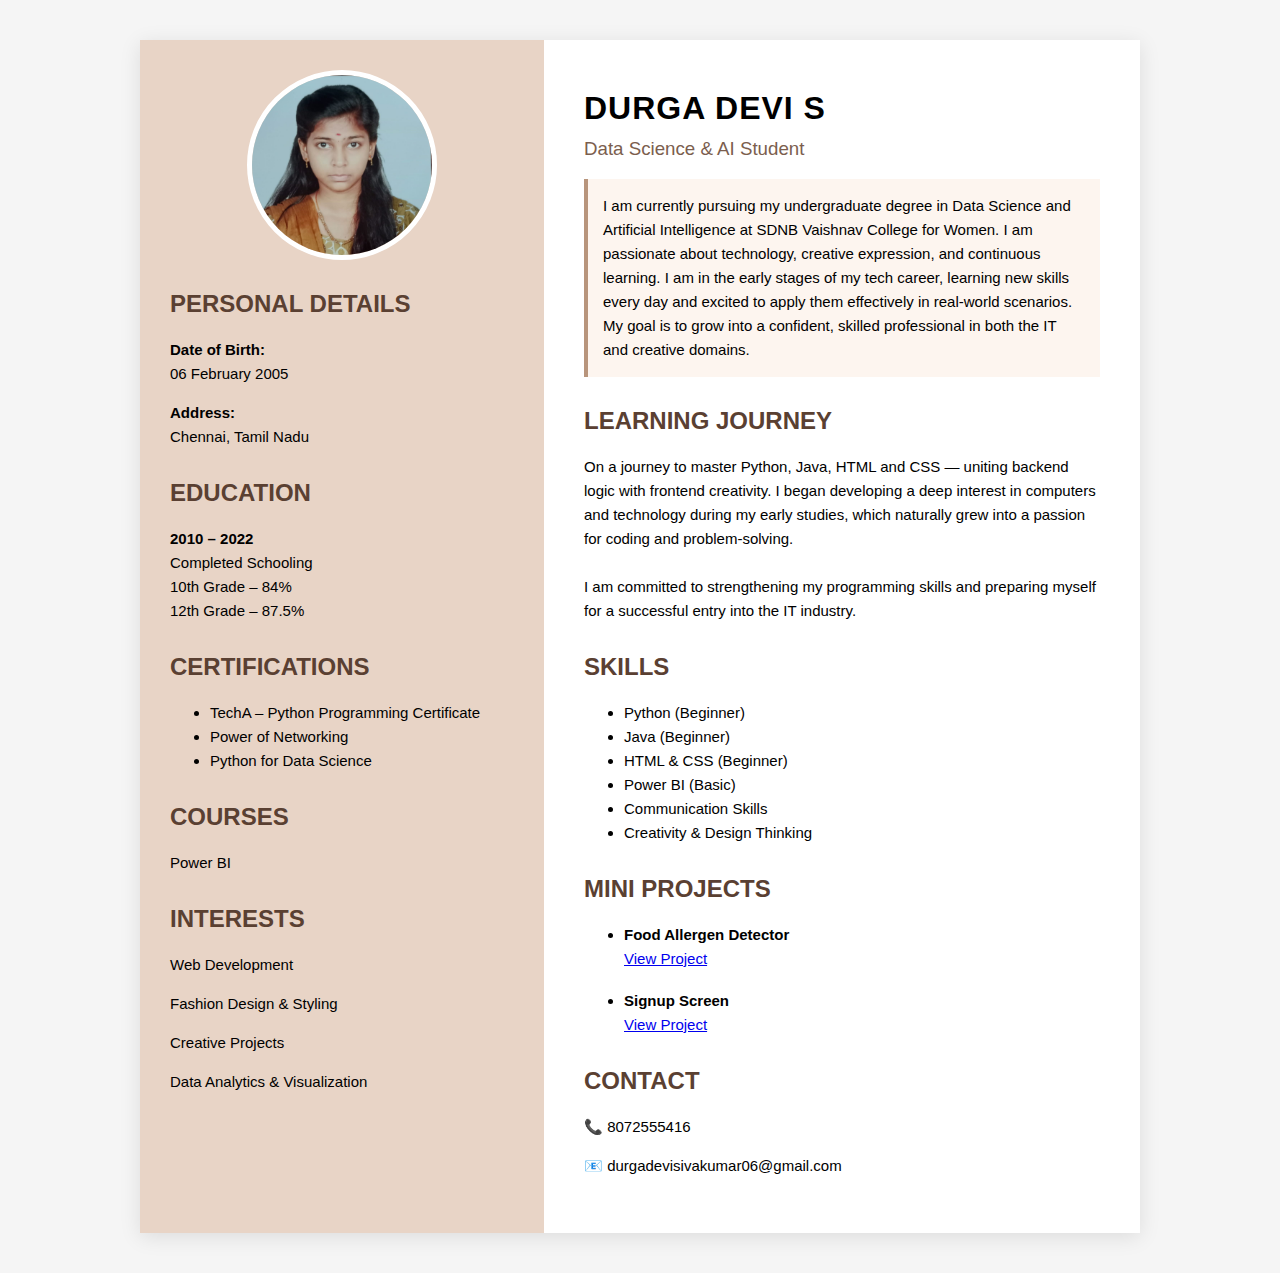
<file: index.html>
<!DOCTYPE html>
<html lang="en">
<head>
    <meta charset="UTF-8">
    <meta-name="viewport" content="width=device-width, initial-scale=1.0">
    <title>Durga Devi S - Portfolio</title>
    <link rel="stylesheet" href="portfolio.css">
</head>
<body>

<div class="container">

    <!-- Left Section -->
    <div class="left-section">
        <div class="profile-img">
            <img src="durga.jpeg" alt = "Durga devi">
        </div>

        <h2>PERSONAL DETAILS</h2>
        <p><strong>Date of Birth:</strong><br>06 February 2005</p>
        <p><strong>Address:</strong><br>Chennai, Tamil Nadu</p>

        <h2>EDUCATION</h2>
        <p><strong>2010 – 2022</strong><br>Completed Schooling<br>
        10th Grade – 84%<br>12th Grade – 87.5%</p>

        <!-- CERTIFICATIONS SECTION -->
        <h2>CERTIFICATIONS</h2>
        <ul>
            <li>TechA – Python Programming Certificate</li>
            <li>Power of Networking</li>
            <li>Python for Data Science</li>
        </ul>

        <h2>COURSES</h2>
        <p>Power BI</p>

        <h2>INTERESTS</h2>
        <p>Web Development</p>
        <p>Fashion Design & Styling</p>
        <p>Creative Projects</p>
        <p>Data Analytics & Visualization</p>
    </div>

    <!-- Right Section -->
    <div class="right-section">
        <h1 class="name">DURGA DEVI S</h1>

        <h3 class="title">Data Science & AI Student</h3>

        <p class="about">
            I am currently pursuing my undergraduate degree in Data Science and Artificial Intelligence at 
            SDNB Vaishnav College for Women. I am passionate about technology, creative expression, and continuous learning.
            I am in the early stages of my tech career, learning new skills every day and excited to apply them effectively 
            in real-world scenarios. My goal is to grow into a confident, skilled professional in both the IT and creative domains.
        </p>

        <h2>LEARNING JOURNEY</h2>
        <p>
            On a journey to master Python, Java, HTML and CSS — uniting backend logic with frontend creativity.
            I began developing a deep interest in computers and technology during my early studies, which naturally grew
            into a passion for coding and problem-solving.
            <br><br>
            I am committed to strengthening my programming skills and preparing myself for a successful entry into the IT industry.
        </p>

        <h2>SKILLS</h2>
        <ul>
            <li>Python (Beginner)</li>
            <li>Java (Beginner)</li>
            <li>HTML & CSS (Beginner)</li>
            <li>Power BI (Basic)</li>
            <li>Communication Skills</li>
            <li>Creativity & Design Thinking</li>
        </ul>

        <!-- MINI PROJECTS SECTION -->
        <h2>MINI PROJECTS</h2>
        <ul>
            <li>
                <strong>Food Allergen Detector</strong><br>
                <a href="https://durgadevi866.github.io/Durgadevi-html-mini-project-1---home-page/" target="_blank">
                    View Project
                </a>
            </li>
            <br>
            <li>
                <strong>Signup Screen</strong><br>
                <a href="https://durgadevi866.github.io/HTML-mini-project-2-durgadevi-E25DA018/" target="_blank">
                    View Project
                </a>
            </li>
        </ul>

        <h2>CONTACT</h2>
        <p>📞 8072555416</p>
        <p>📧 durgadevisivakumar06@gmail.com</p>
    </div>

</div>

</body>
</html>
</file>
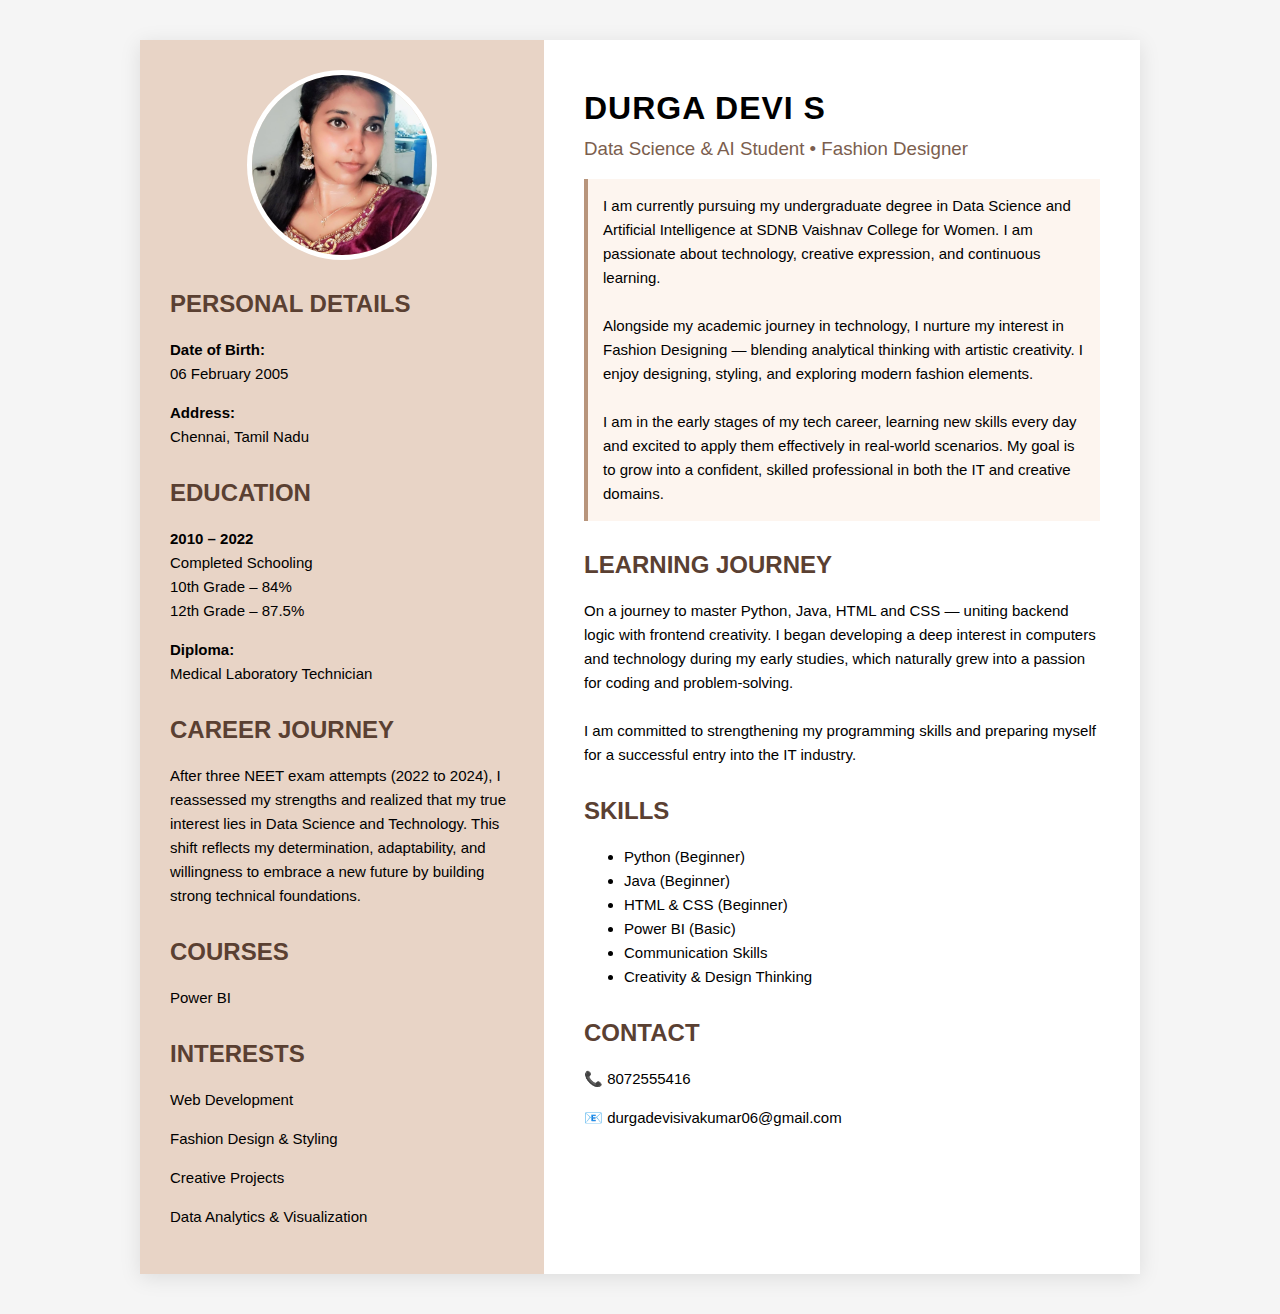
<file: portfolio.html>
<!DOCTYPE html>
<html lang="en">
<head>
    <meta charset="UTF-8">
    <meta-name="viewport" content="width=device-width, initial-scale=1.0">
    <title>Durga Devi S - Portfolio</title>
    <link rel="stylesheet" href="portfolio.css">
</head>
<body>

<div class="container">

    <!-- Left Section -->
    <div class="left-section">
        <div class="profile-img">
            <img src="durga.jpg" alt="Durga Devi">
        </div>

        <h2>PERSONAL DETAILS</h2>
        <p><strong>Date of Birth:</strong><br>06 February 2005</p>
        <p><strong>Address:</strong><br>Chennai, Tamil Nadu</p>

        <h2>EDUCATION</h2>
        <p><strong>2010 – 2022</strong><br>Completed Schooling<br>
        10th Grade – 84%<br>12th Grade – 87.5%</p>

        <p><strong>Diploma:</strong><br>Medical Laboratory Technician</p>

        <h2>CAREER JOURNEY</h2>
        <p>
            After three NEET exam attempts (2022 to 2024), I reassessed my strengths and realized that my true interest lies in Data Science and Technology.
            This shift reflects my determination, adaptability, and willingness to embrace a new future by building strong technical foundations.
        </p>

        <h2>COURSES</h2>
        <p>Power BI</p>

        <h2>INTERESTS</h2>
        <p>Web Development</p>
        <p>Fashion Design & Styling</p>
        <p>Creative Projects</p>
        <p>Data Analytics & Visualization</p>
    </div>

    <!-- Right Section -->
    <div class="right-section">
        <h1 class="name">DURGA DEVI S</h1>

        <h3 class="title">Data Science & AI Student • Fashion Designer</h3>

        <p class="about">
            I am currently pursuing my undergraduate degree in Data Science and Artificial Intelligence at 
            SDNB Vaishnav College for Women. I am passionate about technology, creative expression, and continuous learning.
            <br><br>
            Alongside my academic journey in technology, I nurture my interest in Fashion Designing — blending analytical thinking 
            with artistic creativity. I enjoy designing, styling, and exploring modern fashion elements.
            <br><br>
            I am in the early stages of my tech career, learning new skills every day and excited to apply them effectively 
            in real-world scenarios. My goal is to grow into a confident, skilled professional in both the IT and creative domains.
        </p>

        <!-- LEARNING JOURNEY MOVED TO RIGHT -->
        <h2>LEARNING JOURNEY</h2>
        <p>
            On a journey to master Python, Java, HTML and CSS — uniting backend logic with frontend creativity.
            I began developing a deep interest in computers and technology during my early studies, which naturally grew
            into a passion for coding and problem-solving.
            <br><br>
            I am committed to strengthening my programming skills and preparing myself for a successful entry into the IT industry.
        </p>

        <h2>SKILLS</h2>
        <ul>
            <li>Python (Beginner)</li>
            <li>Java (Beginner)</li>
            <li>HTML & CSS (Beginner)</li>
            <li>Power BI (Basic)</li>
            <li>Communication Skills</li>
            <li>Creativity & Design Thinking</li>
        </ul>

        <h2>CONTACT</h2>
        <p>📞 8072555416</p>
        <p>📧 durgadevisivakumar06@gmail.com</p>
    </div>

</div>

</body>
</html>
</file>
<file: portfolio.css>
body {
    margin: 0;
    font-family: "Poppins", sans-serif;
    background: #f5f5f5;
}

.container {
    display: flex;
    width: 90%;
    max-width: 1000px;
    margin: 40px auto;
    background: #ffffff;
    box-shadow: 0 4px 20px rgba(0,0,0,0.1);
}

.left-section {
    width: 40%;
    padding: 30px;
    background: #e8d4c6;
}

.right-section {
    width: 60%;
    padding: 40px;
}

.profile-img img {
    width: 180px;
    height: 180px;
    border-radius: 50%;
    object-fit: cover;
    display: block;
    margin: 0 auto 20px auto;
    border: 5px solid #fff;
}

h1.name {
    margin-top: 10px;
    font-size: 32px;
    letter-spacing: 1px;
}

h3.title {
    margin-top: -10px;
    color: #7b5e4e;
    font-weight: 500;
}

h2 {
    margin-top: 30px;
    color: #5a4032;
}

p, li {
    font-size: 15px;
    line-height: 1.6;
}

.about {
    background: #fdf5ef;
    padding: 15px;
    border-left: 4px solid #b8957c;
    margin-bottom: 30px;
}
</file>
